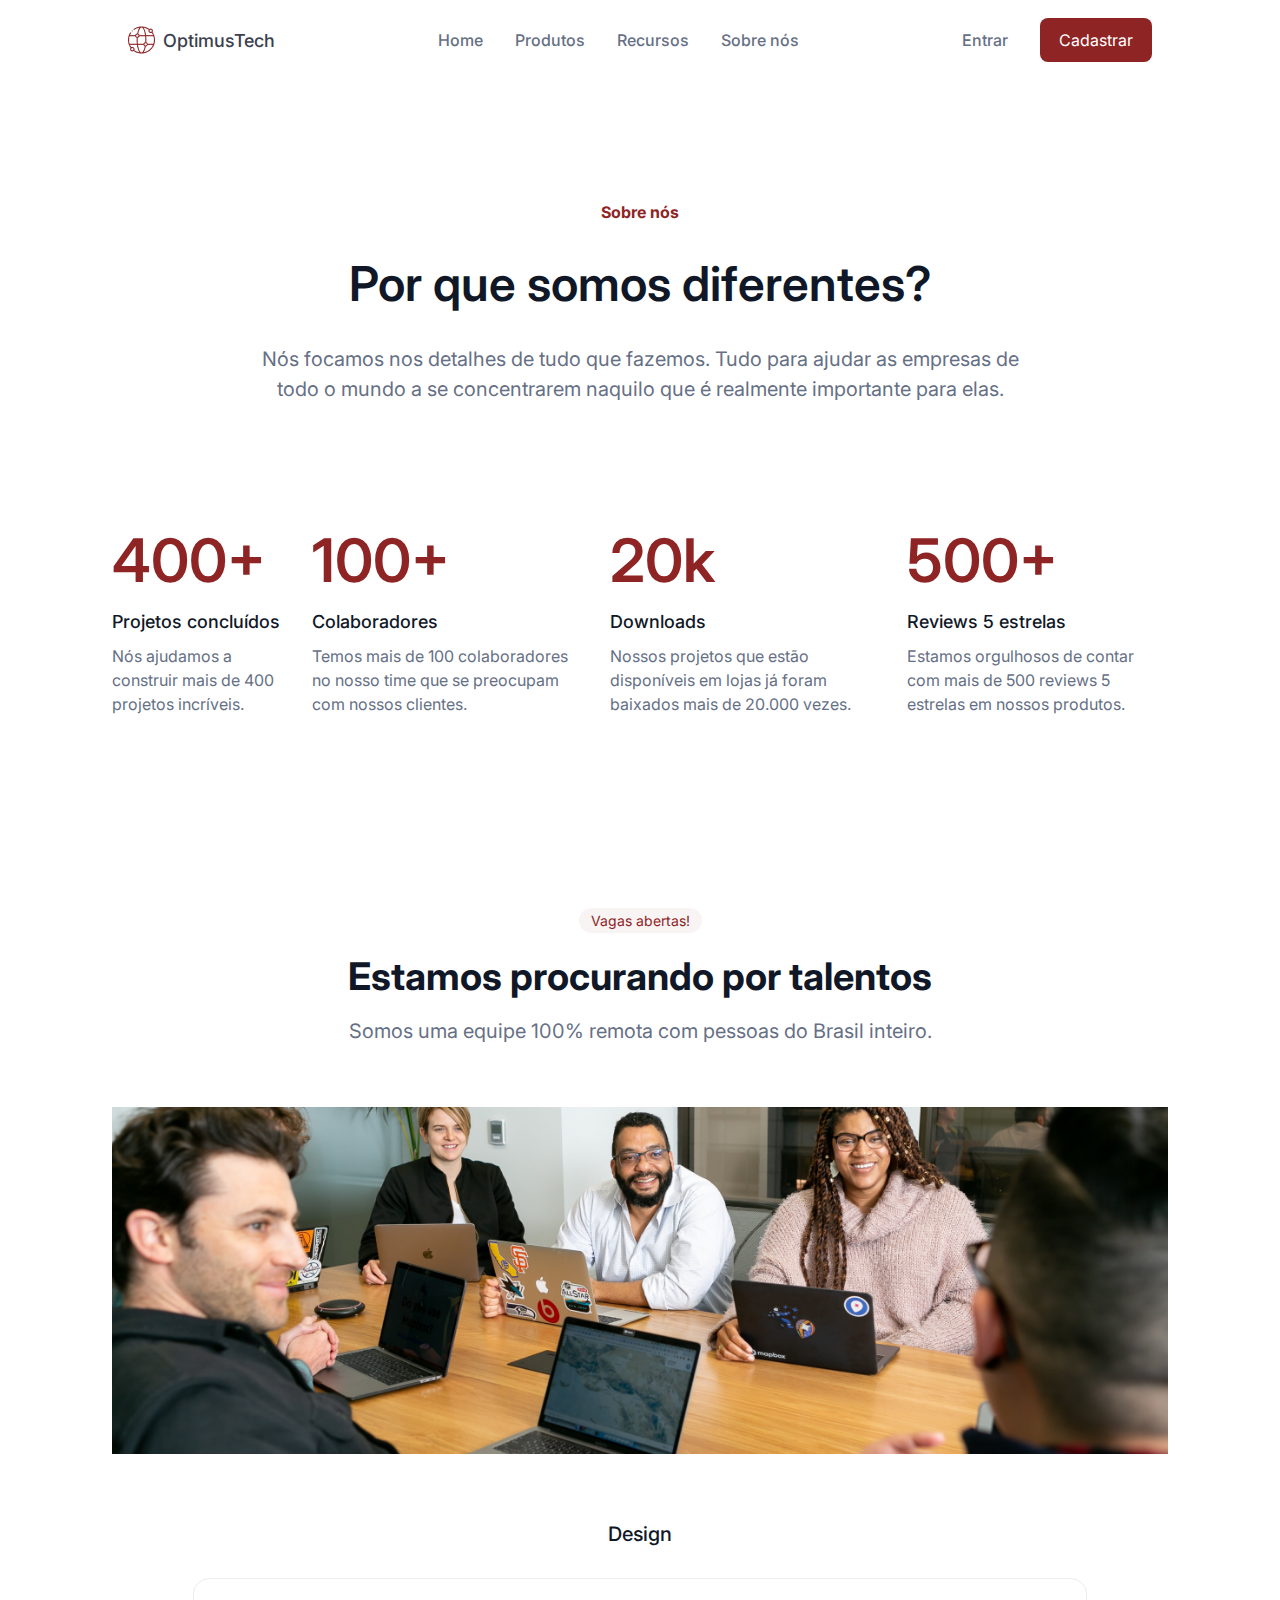
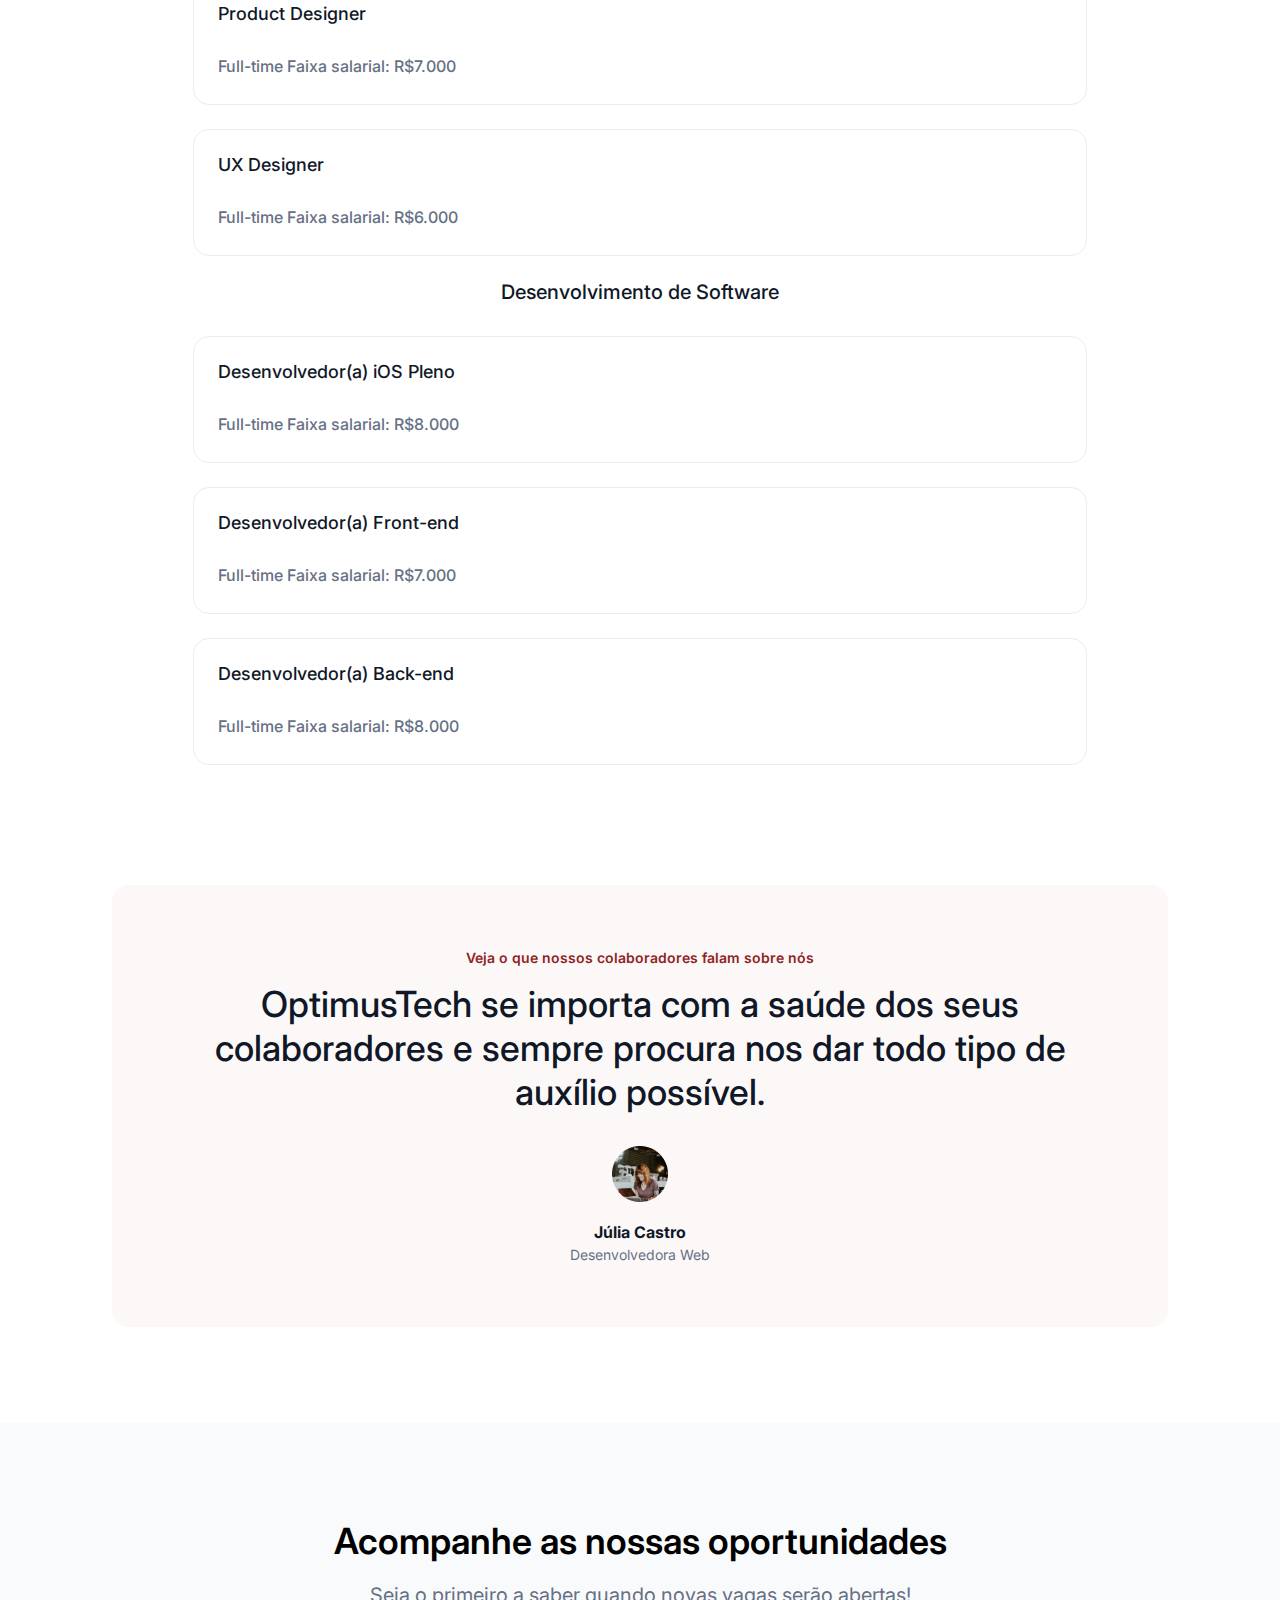
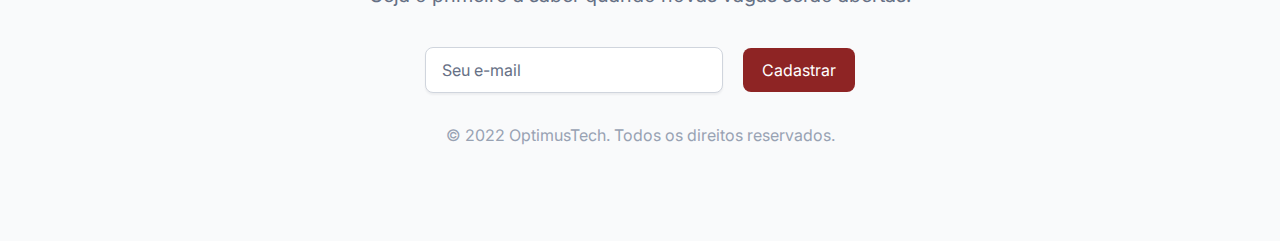
<file: 01.HTMLeCSS/index.html>
<!DOCTYPE html>
<html lang="en">
<head>
    <meta charset="UTF-8">
    <meta http-equiv="X-UA-Compatible" content="IE=edge">
    <meta name="viewport" content="width=device-width, initial-scale=1.0">
    <link rel="preconnect" href="https://fonts.googleapis.com">
    <link rel="preconnect" href="https://fonts.gstatic.com" crossorigin>
    <link href="https://fonts.googleapis.com/css2?family=Inter:wght@100;200;300;500;700&display=swap" rel="stylesheet">
    <title>7 Days of Code - HTML e CSS</title>
    <link rel="stylesheet" href="/01.HTMLeCSS/css/navBar.css">
    <link rel="stylesheet" href="/01.HTMLeCSS/css/cabecalho.css">
    <link rel="stylesheet" href="/01.HTMLeCSS/css/metricas.css">
    <link rel="stylesheet" href="/01.HTMLeCSS/css/main.css">
    <link rel="stylesheet" href="/01.HTMLeCSS/css/vaga.css">
    <link rel="stylesheet" href="/01.HTMLeCSS/css/depoimentos.css">
    <link rel="stylesheet" href="/01.HTMLeCSS/css/rodape.css">
</head>
<body>
    <div class="navBar-container">
        <div class="navBar-logo">
            <a class="navBar-item logo" href='#'><img class="logo-principal" src="/01.HTMLeCSS/img/logo.png"/>OptimusTech</a>
        </div>
        <div class="navBar-link">
            <div class="navBar-item"><a href="#">Home</a></div>
            <div class="navBar-item"><a href="#">Produtos</a></div>
            <div class="navBar-item"><a href="#">Recursos</a></div>
            <div class="navBar-item"><a href="#">Sobre nós</a></div>
        </div>
        <div class="navBar-botoes">
            <div class="navBar-item"><a href="#">Entrar</a></div>
            <div class="navBar-item"><button class="cadastro">Cadastrar</button></div>
        </div>
    </div>

    <div class="cabecalho-container">
        <h3 class="cabecalho text-1">Sobre nós</h3>
        <h1 class="cabecalho text-2" >Por que somos diferentes?</h1>
        <h2 class="cabecalho text-3">Nós focamos nos detalhes de tudo que fazemos. Tudo para ajudar as empresas de <br>todo o mundo a se concentrarem naquilo que é realmente importante para elas.</h2>
    </div>

    <section class="metricas-container">

        <div class="metricas">
            <h1 class="metricas-titulo">400+</h1>
                <h2 class="item-metrica">Projetos concluídos</h2>
                    <h3 class="text-metrica">Nós ajudamos a construir mais de 400 projetos incríveis.</h3>
        </div>

        <div class="metricas">
        <h1 class="metricas-titulo">100+</h1>
                <h2 class="item-metrica">Colaboradores</h2>
                    <h3 class="text-metrica">Temos mais de 100 colaboradores no nosso time que se preocupam com nossos clientes.</h3>
        </div>

        <div class="metricas">
            <h1 class="metricas-titulo">20k</h1>
                <h2 class="item-metrica">Downloads</h2>
                    <h3 class="text-metrica">Nossos projetos que estão disponíveis em lojas já foram baixados mais de 20.000 vezes.</h3>
        </div>
        <div class="metricas">
            <h1 class="metricas-titulo">500+</h1>
                <h2 class="item-metrica">Reviews 5 estrelas</h2>
                    <h3 class="text-metrica">Estamos orgulhosos de contar com mais de 500 reviews 5 estrelas em nossos produtos.</h3> 
        </div>
    </section>

    <main class="main-container">
        <button class="main-titulo">Vagas abertas!</button>
        <h1 class="main-subtitulo">Estamos procurando por talentos</h1>
        <h2 class="main-texto">Somos uma equipe 100% remota com pessoas do Brasil inteiro.</h2>
        <img class="img-reuniao" src="./img/reuniao.png" alt="pessoas em uma reunião">
    </main>
    
    <div class="vaga-container">
        <h1 class="area-vaga">Design</h1>
        <div class="vaga">
            <span class="titulo-vaga">Product Designer</span>
            <div class="informacoes">
            <span>Full-time</span>
            <span>Faixa salarial: R$7.000</span>
            </div>
        </div> 
        <div class="vaga">
            <span class="titulo-vaga">UX Designer</span>
            <div class="informacoes">
            <span>Full-time</span>
            <span>Faixa salarial: R$6.000</span>
            </div>
        </div>
        <h1 class="area-vaga">Desenvolvimento de Software</h1> 
        <div class="vaga">    
            <span class="titulo-vaga">Desenvolvedor(a) iOS Pleno</span>
            <div class="informacoes">
            <span>Full-time</span>
            <span>Faixa salarial: R$8.000</span>
            </div>
        </div>
        <div class="vaga">    
            <span class="titulo-vaga">Desenvolvedor(a) Front-end</span>
            <div class="informacoes">
            <span>Full-time</span>
            <span>Faixa salarial: R$7.000</span>
            </div>
        </div>
        <div class="vaga">    
            <span class="titulo-vaga">Desenvolvedor(a) Back-end</span>
            <div class="informacoes">
            <span>Full-time</span>
            <span>Faixa salarial: R$8.000</span>
            </div>
        </div>
    </div>

    <div class="depoimento-container">
        <h3 class="depoimento-titulo">Veja o que nossos colaboradores falam sobre nós</h3>
        <h1 class="depoimento-texto">OptimusTech se importa com a saúde dos seus colaboradores e sempre procura nos dar todo tipo de auxílio possível.</h1>
        <img src="/01.HTMLeCSS/img/avatar.png" alt="Foto de uma mulher">
        <h2 class="depoimento-nome">Júlia Castro</h2>
        <h4 class="depoimento-profissao">Desenvolvedora Web</h4>
    </div>

    <footer class="rodape-container">
        <h1 class="rodape-titulo">Acompanhe as nossas oportunidades</h1>
        <h2 class="rodape-texto">Seja o primeiro a saber quando novas vagas serão abertas!</h2>
            <div class="rodape-cadastro">
                <input class="rodape-email" type="email" placeholder="Seu e-mail">
                <button class="cadastro">Cadastrar</button>
            </div>
        	<h3 class="rodape-registro">&copy; 2022 OptimusTech. Todos os direitos reservados.</h3>
            

    </footer>



</body>
</html>
</file>
<file: 01.HTMLeCSS/css/navBar.css>
* {
    margin: 0;
    font-family: 'Inter', sans-serif;
    font-size: 16px;
}

a {
    font-weight: 500;
    color: #667085;
    text-decoration: none;
}

.navBar-container {
    padding: 18px 112px;
    display: flex;
    justify-content: space-between;
    align-items: center;
}

.navBar-logo,
.navBar-link,
.navBar-botoes,
.logo {
    display: flex;
    align-items: center;
    font-size: 18px;
    color: #3A404E;
    text-decoration: none;
}

.navBar-item {
    margin: 0 16px;
}

.logo-principal {
    margin-right: 8px;
}

.cadastro {
    background: #8E2424;
    border: none;
    width: 112px;
    height: 44px;
    color: #ffffff;
    border-radius: 8px;
    cursor: pointer;
}
</file>
<file: 01.HTMLeCSS/css/cabecalho.css>
.cabecalho-container {
    text-align: center;
    padding: 96px 0px;
    
}

.cabecalho {
    margin: 24px;
    line-height: 1.5;
}

.text-1 {
    color: #8E2424
}

.text-2 {
    font-size: 48px;
    font-weight: 600;
    color: #101828;
}

.text-3{
    font-size: 20px;
    font-weight: 400;
    color: #667085;
}
</file>
<file: 01.HTMLeCSS/css/metricas.css>
.metricas-container {
  display: flex;
  justify-content: center;
  padding: 0 96px 96px;
}

.metricas {
    padding: 0 16px;
}

.metricas-titulo {
    font-size: 60px;
    font-weight: 600;
    color: #8E2424;
    line-height: 72px;
}

.item-metrica {
    font-size: 18px;
    font-weight: 500;
    color: #101828;
    padding: 12px 0 8px 0;
    line-height: 28px;

}

.text-metrica {
    font-size: 16px;
    font-weight: 400;
    color: #667085;
    line-height: 24px;
}
</file>
<file: 01.HTMLeCSS/css/main.css>
.main-container {
    padding: 0 112px;
    text-align: center;
}

.img-reuniao {
    width: 100%;
    padding: 64px 0;
}

.main-titulo {
    margin-top: 96px;
    font-size: 14px;
    padding: 4px 12px;
    color: #8E2424; 
    border: none; 
    border-radius: 16px;
    background: rgba(142, 36, 36, 0.05);;
}

.main-subtitulo {
    margin: 20px 0;
    font-size: 38px;
    color: #101828;
}

.main-texto {
    font-size: 20px;
    color: #667085;
    font-weight: 400;}
</file>
<file: 01.HTMLeCSS/css/vaga.css>
.vaga-container {
    display: flex;
    flex-direction: column;
    justify-content: flex-start;
    align-items: center;
    padding: 0 112px;
    margin: 0 auto;
}

.vaga {
    border: 1px solid #EAECF0;
    border-radius: 16px;
    padding: 24px 24px 28px;
    width: 80%;
    margin-bottom: 24px;
}

.area-vaga {
    margin-bottom: 32px;
    font-size: 20px;
    font-weight: 500;
    color: #101828;
}

.titulo-vaga {
    font-size: 18px;
    font-weight: 500;
    color: #101828;
}


.informacoes {
    margin-top: 32px;
    font-weight: 500;
    color: #667085;
    font-size: 16px;
}
</file>
<file: 01.HTMLeCSS/css/depoimentos.css>
.depoimento-container {
    margin: 96px 112px;
    padding: 64px;
    background: rgba(196, 25, 25, 0.03);;
    border-radius: 16px;
    text-align: center;
}

.depoimento-titulo {
    font-size: 14px;
    color: #8E2424;
    font-weight: 600;
    margin-bottom: 16px;
}

.depoimento-texto {
    font-size: 36px;
    color: #101828;
    font-weight: 500;
    margin-bottom: 32px;
}

.depoimento-nome {
    margin-top: 16px;
    font-size: 16px;
    color: #101828;
}

.depoimento-profissao {
    font-size: 14px;
    color: #667085;
    margin-top: 4px;
    font-weight: 400;

}
</file>
<file: 01.HTMLeCSS/css/rodape.css>
.rodape-container {
    background: #F9FAFB;
    text-align: center;
    padding: 96px 112px;
}

.rodape-titulo {
    font-size: 36px;
    font-weight: 600;
    margin-bottom: 20px;
}

.rodape-texto {
    margin-bottom: 40px;
    font-size: 20px;
    font-weight: 400;
    color: #667085;
}

.rodape-email {
    width: 25%;
    padding: 12px 16px;
    margin-right: 16px;
    border: 1px solid #D0D5DD;
    border-radius: 8px;
    box-shadow: 0px 2px 2px rgba(16, 24, 40, 0.05);
}

input::placeholder {
    font-size: 16px; 
    color: #667085; 
    font-weight: 400;
}

.rodape-registro {
    font-size: 16px;
    font-weight: 400;
    color: #98A2B3;
    margin-top: 32px;
}
</file>
